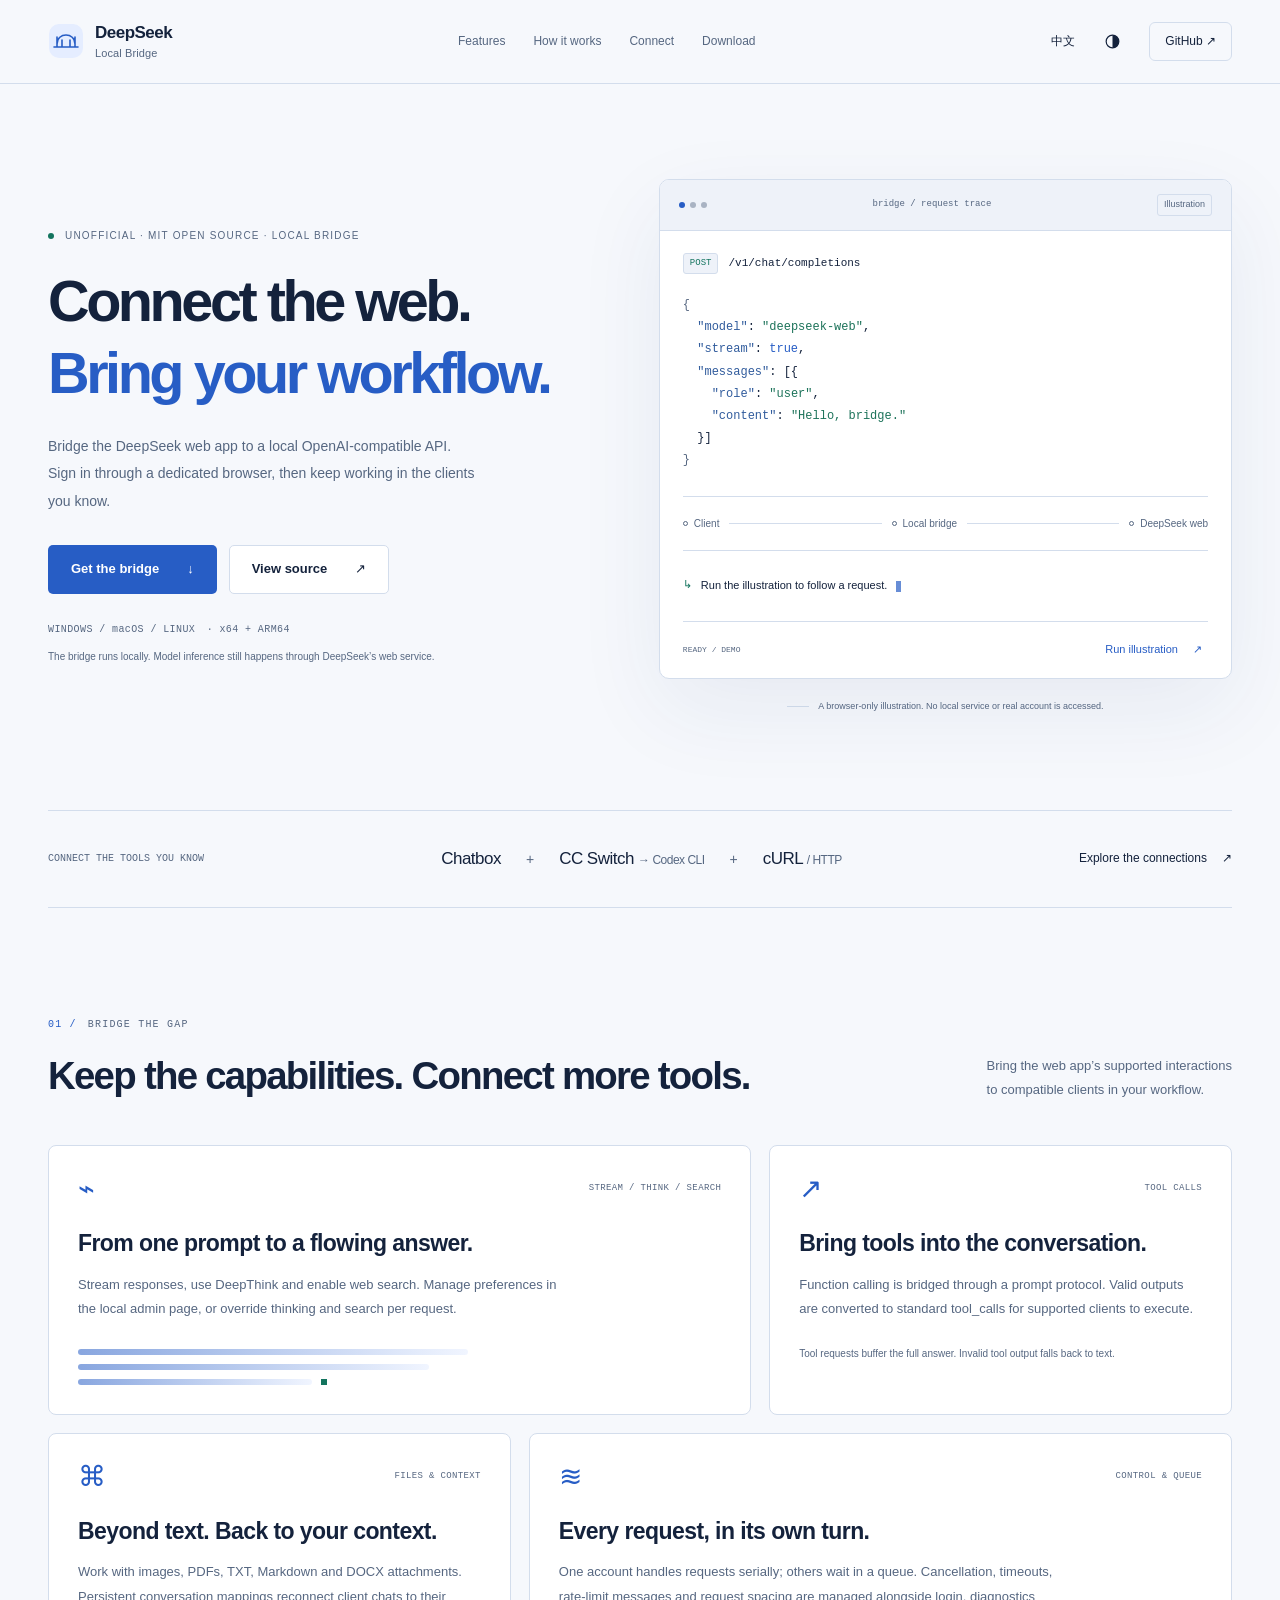
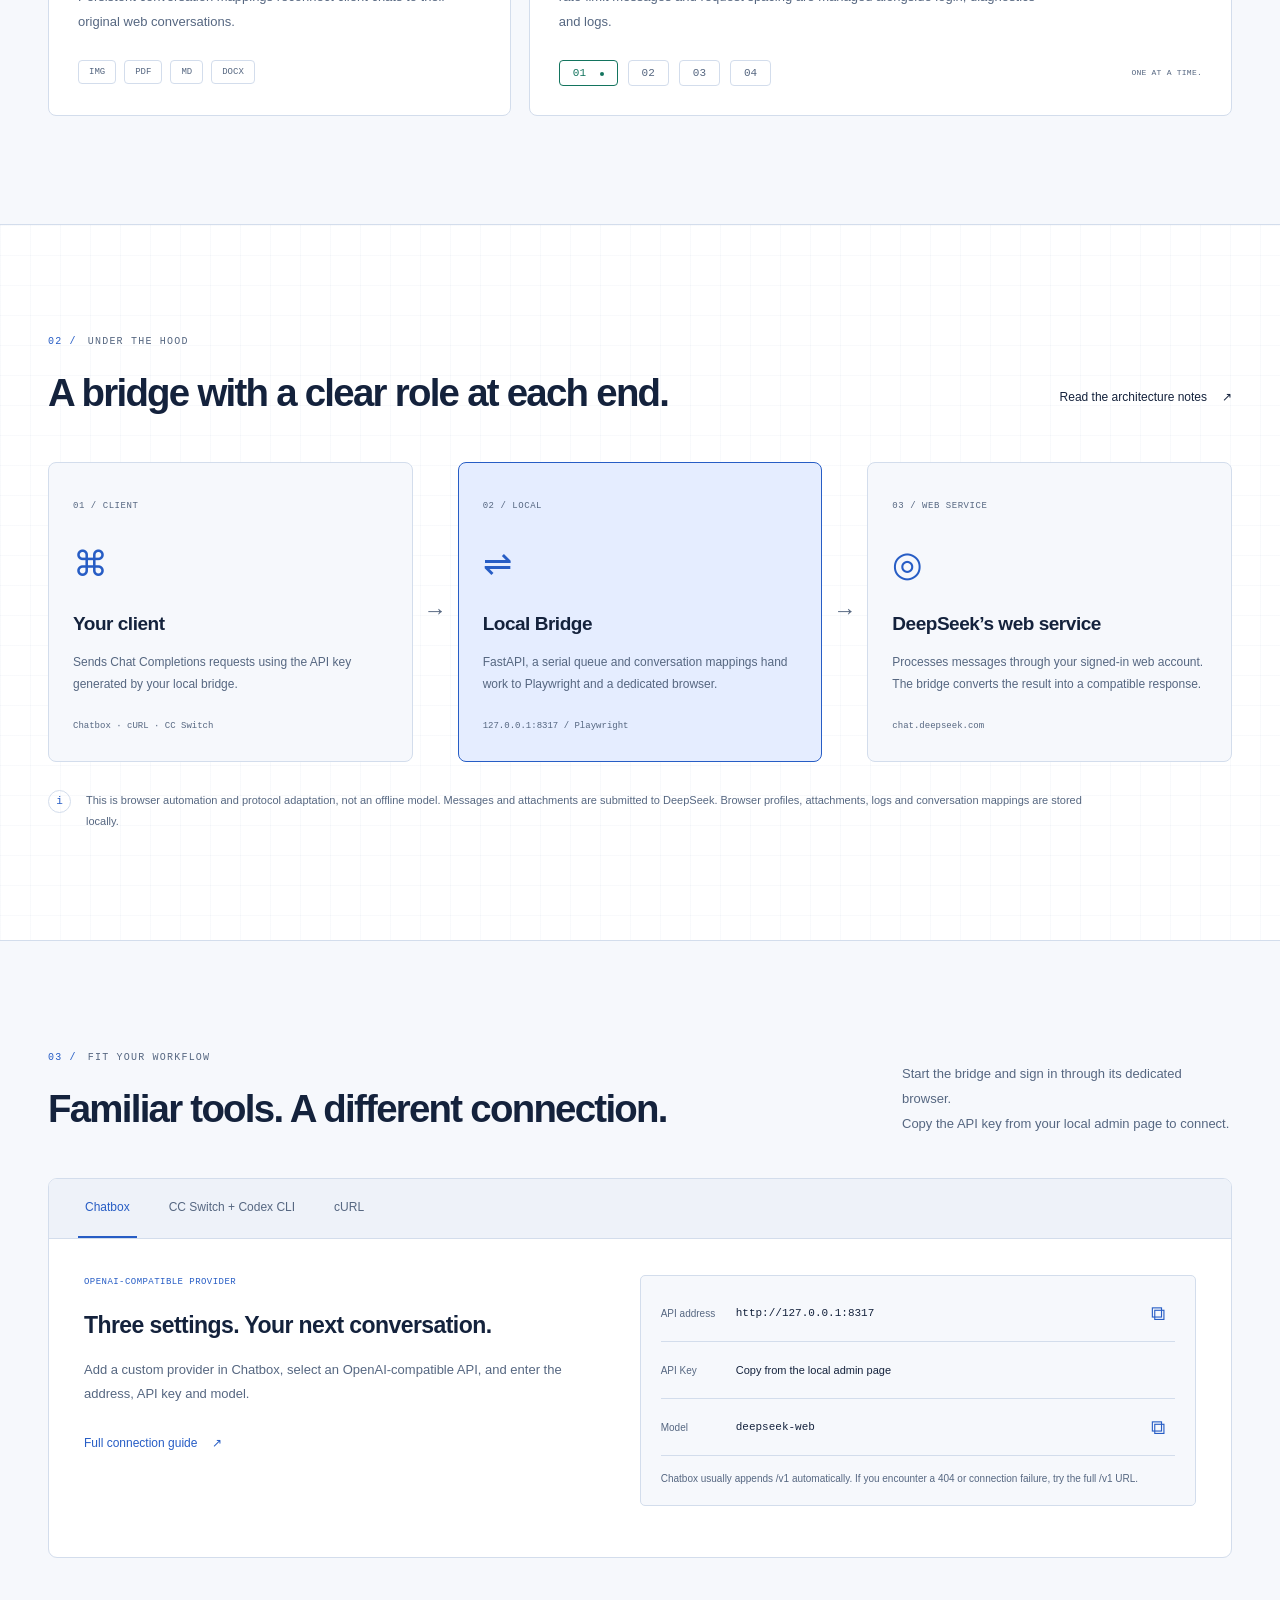
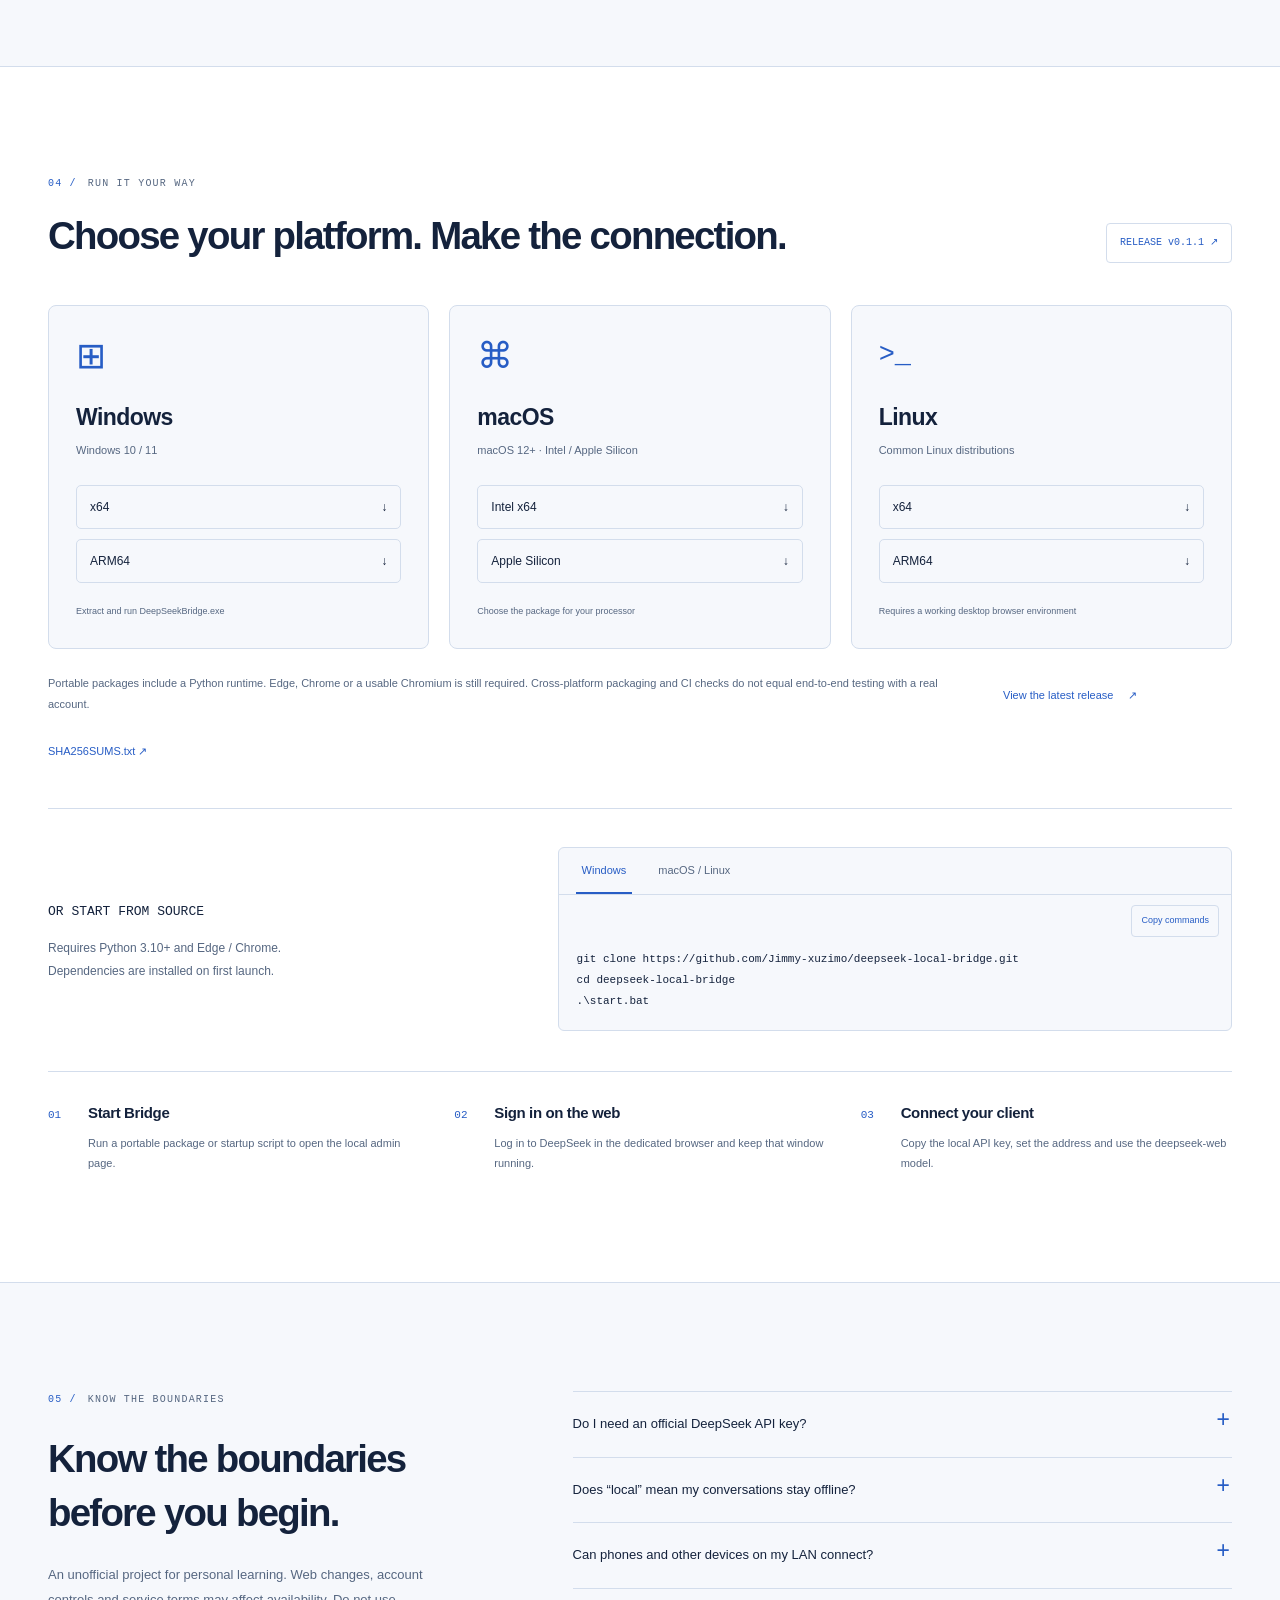
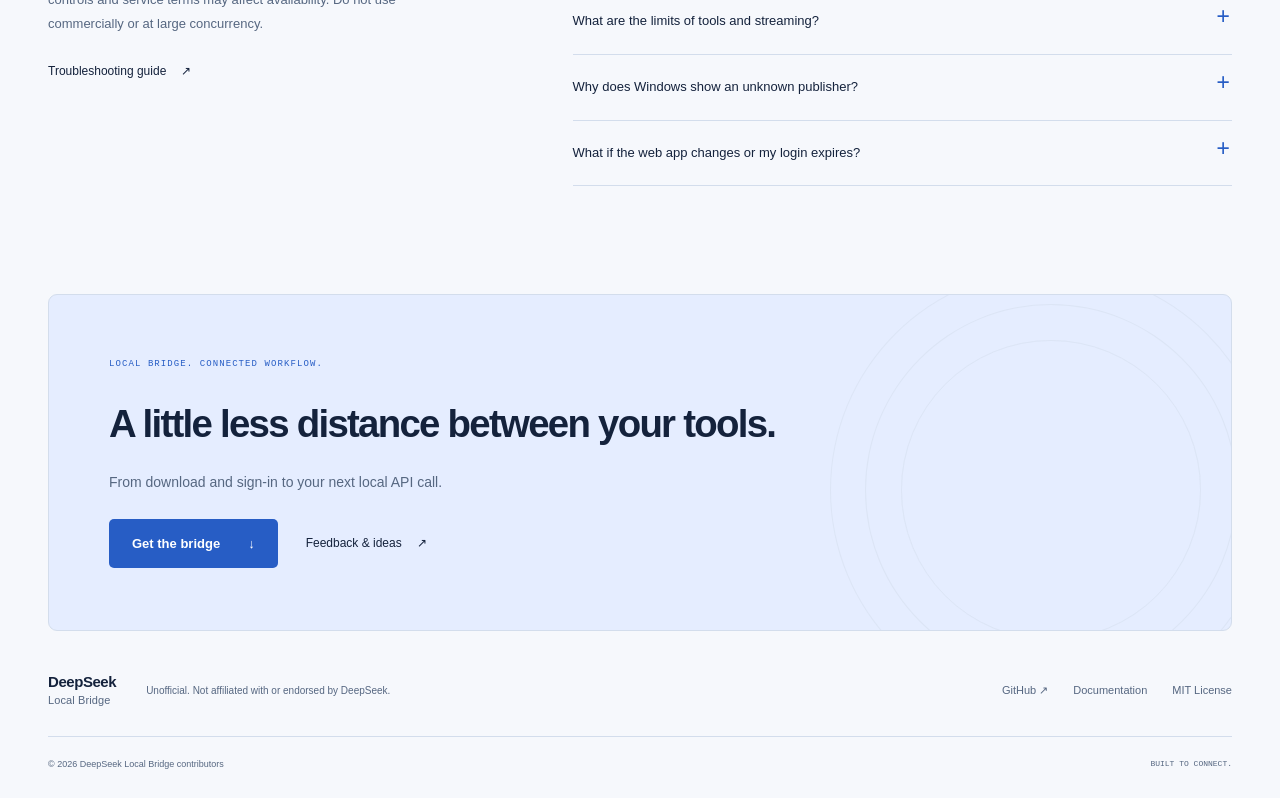
<file: docs/index.html>
<!doctype html>
<html lang="zh-CN" data-theme="dark">
  <head>
    <meta charset="utf-8" />
    <meta
      name="viewport"
      content="width=device-width, initial-scale=1, viewport-fit=cover"
    />
    <meta name="color-scheme" content="light dark" />
    <title>DeepSeek Local Bridge — 连接网页，接入你的工作流。</title>
    <meta
      name="description"
      content="将 DeepSeek 网页版桥接为本机 OpenAI 兼容 API。支持流式输出、深度思考、联网搜索、附件与工具调用，提供 Windows、macOS、Linux 便携包。非官方项目。"
    />
    <link
      rel="canonical"
      href="https://jimmy-xuzimo.github.io/deepseek-local-bridge/"
    />
    <meta property="og:type" content="website" />
    <meta property="og:locale" content="zh_CN" />
    <meta property="og:locale:alternate" content="en_US" />
    <meta
      property="og:title"
      content="DeepSeek Local Bridge — Connect the web to your workflow."
    />
    <meta
      property="og:description"
      content="DeepSeek 网页版 → 本机 OpenAI 兼容 API。An unofficial, open-source bridge for personal learning."
    />
    <meta
      property="og:url"
      content="https://jimmy-xuzimo.github.io/deepseek-local-bridge/"
    />
    <meta
      property="og:image"
      content="https://jimmy-xuzimo.github.io/deepseek-local-bridge/assets/social.png"
    />
    <meta property="og:image:width" content="1200" />
    <meta property="og:image:height" content="630" />
    <meta
      property="og:image:alt"
      content="DeepSeek Local Bridge — Web to API. Your tools, connected."
    />
    <meta name="twitter:card" content="summary_large_image" />
    <meta name="theme-color" content="#0c1220" />
    <link rel="icon" href="assets/favicon.svg" type="image/svg+xml" />
    <script src="assets/preferences.js"></script>
    <link rel="stylesheet" href="assets/site.css" />
    <script src="assets/site.js" defer></script>
  </head>
  <body id="top">
    <a class="skip" href="#main" data-i18n="skip">跳转到内容</a>
    <header class="header">
      <div class="container nav-wrap">
        <a class="brand" href="#top" aria-label="DeepSeek Local Bridge"
          ><svg viewBox="0 0 36 36" aria-hidden="true">
            <rect x="1" y="1" width="34" height="34" rx="10" />
            <path
              d="M9 24V14m18 10V14M9 21c0-12 18-12 18 0M6 24h24M14 24v-7m8 7v-7"
            /></svg
          ><span>DeepSeek<span class="brand-sub">Local Bridge</span></span></a
        >
        <nav class="desktop-nav" aria-label="主导航" data-label="navigation">
          <a href="#features" data-i18n="navFeatures">功能</a
          ><a href="#how" data-i18n="navHow">工作原理</a
          ><a href="#clients" data-i18n="navClients">客户端接入</a
          ><a href="#download" data-i18n="navDownload">下载</a>
        </nav>
        <div class="nav-actions">
          <button id="language" class="language" aria-label="Switch to English">
            EN</button
          ><button id="theme" class="theme-button" aria-label="主题：跟随系统">
            <svg viewBox="0 0 24 24" aria-hidden="true">
              <circle cx="12" cy="12" r="8" />
              <path d="M12 4a8 8 0 0 1 0 16Z" class="theme-fill" />
            </svg></button
          ><a
            class="github-nav"
            href="https://github.com/Jimmy-xuzimo/deepseek-local-bridge"
            >GitHub ↗</a
          ><button
            id="menu"
            class="menu-button"
            aria-expanded="false"
            aria-controls="mobile-nav"
            aria-label="打开导航"
            data-label="openMenu"
          >
            <span></span><span></span>
          </button>
        </div>
      </div>
      <nav
        id="mobile-nav"
        class="container mobile-nav"
        hidden
        aria-label="移动导航"
        data-label="mobileNavigation"
      >
        <a href="#features" data-i18n="navFeatures">功能</a
        ><a href="#how" data-i18n="navHow">工作原理</a
        ><a href="#clients" data-i18n="navClients">客户端接入</a
        ><a href="#download" data-i18n="navDownload">下载</a
        ><a href="https://github.com/Jimmy-xuzimo/deepseek-local-bridge"
          >GitHub ↗</a
        >
      </nav>
    </header>
    <main id="main">
      <section class="hero container" aria-labelledby="hero-title">
        <div class="hero-copy">
          <div class="eyebrow">
            <span class="status-dot"></span
            ><span data-i18n="heroTag">非官方 · MIT 开源 · 本地桥接</span>
          </div>
          <h1 id="hero-title">
            <span data-i18n="hero1">连接网页，</span><br /><span
              class="accent"
              data-i18n="hero2"
              >接入你的工作流。</span
            >
          </h1>
          <p class="hero-desc" data-i18n="heroDesc">
            将 DeepSeek 网页版转换为本机可用的 OpenAI 兼容
            API。在专用浏览器中登录，继续使用你熟悉的客户端。
          </p>
          <div class="hero-actions">
            <a class="button primary" href="#download"
              ><span data-i18n="getBridge">获取 Bridge</span> ↓</a
            ><a
              class="button secondary"
              href="https://github.com/Jimmy-xuzimo/deepseek-local-bridge"
              ><span data-i18n="viewSource">查看源代码</span> ↗</a
            >
          </div>
          <p class="hero-platforms mono">
            WINDOWS / macOS / LINUX <span>· x64 + ARM64</span>
          </p>
          <p class="hero-boundary" data-i18n="heroBoundary">
            桥接服务在本机运行，模型推理仍由 DeepSeek 网页服务提供。
          </p>
        </div>
        <div class="hero-visual">
          <div class="terminal-window">
            <div class="window-bar">
              <span class="window-dots" aria-hidden="true"
                ><i></i><i></i><i></i></span
              ><span class="mono">bridge / request trace</span
              ><span class="demo-chip" data-i18n="illustration">交互示意</span>
            </div>
            <div class="terminal-body">
              <div class="request-label">
                <span class="method">POST</span
                ><span class="mono">/v1/chat/completions</span>
              </div>
              <pre
                class="hero-code"
                aria-label="请求示例"
                data-label="sampleRequest"
              ><code><span class="code-muted">{</span>
  <span class="code-key">"model"</span>: <span class="code-string">"deepseek-web"</span>,
  <span class="code-key">"stream"</span>: <span class="code-value">true</span>,
  <span class="code-key">"messages"</span>: [{
    <span class="code-key">"role"</span>: <span class="code-string">"user"</span>,
    <span class="code-key">"content"</span>: <span class="code-string">"Hello, bridge."</span>
  }]
<span class="code-muted">}</span></code></pre>
              <div
                class="trace-route"
                aria-label="客户端经过本机桥接访问 DeepSeek 网页"
                data-label="routeLabel"
              >
                <span data-route="0"
                  ><i></i><span data-i18n="routeClient">客户端</span></span
                ><span class="route-line" aria-hidden="true"></span
                ><span data-route="1"
                  ><i></i><span data-i18n="routeBridge">本机桥接</span></span
                ><span class="route-line" aria-hidden="true"></span
                ><span data-route="2"
                  ><i></i><span data-i18n="routeWeb">DeepSeek 网页</span></span
                >
              </div>
              <div class="trace-result">
                <span class="mono trace-prefix">↳</span
                ><span id="trace-text" data-i18n="traceIdle"
                  >运行一次示意，看看请求如何流转。</span
                ><span class="trace-caret" aria-hidden="true"></span>
              </div>
              <div class="trace-footer">
                <span class="mono" id="trace-stage">READY / DEMO</span
                ><button class="trace-play" id="trace-play">
                  <span data-i18n="runDemo">运行示意</span> ↗
                </button>
              </div>
            </div>
          </div>
          <div class="visual-caption">
            <span class="caption-line"></span
            ><span data-i18n="demoNote"
              >浏览器内的流程示意，不访问本机服务或真实账号。</span
            >
          </div>
        </div>
      </section>
      <div class="container compatibility">
        <span class="mono" data-i18n="compatibleLabel">接入熟悉的工具</span>
        <div>
          <strong>Chatbox</strong><span class="plus">+</span
          ><strong>CC Switch <span class="compat-sub">→ Codex CLI</span></strong
          ><span class="plus">+</span
          ><strong>cURL <span class="compat-sub">/ HTTP</span></strong>
        </div>
        <a class="text-link" href="#clients"
          ><span data-i18n="connectionGuide">查看接入方式</span> ↗</a
        >
      </div>
      <section id="features" class="section container">
        <div class="section-heading">
          <div>
            <p class="eyebrow mono">
              <span class="accent">01 /</span> BRIDGE THE GAP
            </p>
            <h2 data-i18n="featuresTitle">保留能力，连接更多可能。</h2>
          </div>
          <p data-i18n="featuresDesc">
            围绕网页版的真实能力，\n把常用交互带到兼容的客户端。
          </p>
        </div>
        <div class="feature-grid">
          <article class="feature feature-large">
            <div class="feature-top">
              <span class="feature-icon" aria-hidden="true">⌁</span
              ><span class="mono">STREAM / THINK / SEARCH</span>
            </div>
            <h3 data-i18n="streamTitle">从一个问题，到持续的回答。</h3>
            <p data-i18n="streamDesc">
              支持流式输出、深度思考与联网搜索。在本地设置页统一控制，也能通过请求级字段覆盖思考与搜索开关。
            </p>
            <div class="stream-art" aria-hidden="true">
              <span class="stream-line"></span><span class="stream-line"></span
              ><span class="stream-line"></span
              ><span class="stream-square"></span>
            </div>
          </article>
          <article class="feature">
            <div class="feature-top">
              <span class="feature-icon" aria-hidden="true">↗</span
              ><span class="mono">TOOL CALLS</span>
            </div>
            <h3 data-i18n="toolsTitle">让工具，加入对话。</h3>
            <p data-i18n="toolsDesc">
              通过提示词协议桥接 function calling，并将有效结果转换为标准
              tool_calls，供支持的客户端继续执行。
            </p>
            <span class="feature-foot" data-i18n="toolsFoot"
              >工具请求缓冲完整回答后返回；解析失败回退文本。</span
            >
          </article>
          <article class="feature">
            <div class="feature-top">
              <span class="feature-icon" aria-hidden="true">⌘</span
              ><span class="mono">FILES & CONTEXT</span>
            </div>
            <h3 data-i18n="filesTitle">不止文字，也保留上下文。</h3>
            <p data-i18n="filesDesc">
              支持图片、PDF、TXT、Markdown 与 DOCX
              附件。持久化会话映射，让客户端旧对话对应回原来的网页会话。
            </p>
            <div class="file-tags" aria-hidden="true">
              <span>IMG</span><span>PDF</span><span>MD</span><span>DOCX</span>
            </div>
          </article>
          <article class="feature feature-large">
            <div class="feature-top">
              <span class="feature-icon" aria-hidden="true">≋</span
              ><span class="mono">CONTROL & QUEUE</span>
            </div>
            <h3 data-i18n="controlTitle">每一次请求，有序抵达。</h3>
            <p data-i18n="controlDesc">
              一个账号串行处理，后续请求进入队列。提供取消、超时、限流提示与最小请求间隔设置，登录、诊断和日志集中在本机管理页。
            </p>
            <div class="queue-art" aria-hidden="true">
              <span>01 <i></i></span><span>02</span><span>03</span
              ><span>04</span><small>ONE AT A TIME.</small>
            </div>
          </article>
        </div>
      </section>
      <section id="how" class="how-section section">
        <div class="container">
          <div class="section-heading">
            <div>
              <p class="eyebrow mono">
                <span class="accent">02 /</span> UNDER THE HOOD
              </p>
              <h2 data-i18n="howTitle">一座桥，两端各司其职。</h2>
            </div>
            <a
              class="text-link"
              href="https://github.com/Jimmy-xuzimo/deepseek-local-bridge/blob/main/docs/ARCHITECTURE.md"
              ><span data-i18n="architecture">阅读架构说明</span> ↗</a
            >
          </div>
          <div class="architecture">
            <article>
              <span class="architecture-number mono">01 / CLIENT</span>
              <div class="architecture-icon" aria-hidden="true">⌘</div>
              <h3 data-i18n="archClientTitle">你的客户端</h3>
              <p data-i18n="archClientDesc">
                发送 Chat Completions 请求，使用本地 API Key 连接桥接服务。
              </p>
              <span class="architecture-detail mono"
                >Chatbox · cURL · CC Switch</span
              >
            </article>
            <div class="arch-arrow" aria-hidden="true">→</div>
            <article class="bridge-node">
              <span class="architecture-number mono">02 / LOCAL</span>
              <div class="architecture-icon" aria-hidden="true">⇌</div>
              <h3>Local Bridge</h3>
              <p data-i18n="archBridgeDesc">
                FastAPI 接口、串行队列、会话映射，再交给 Playwright
                操作专用浏览器。
              </p>
              <span class="architecture-detail mono"
                >127.0.0.1:8317 / Playwright</span
              >
            </article>
            <div class="arch-arrow" aria-hidden="true">→</div>
            <article>
              <span class="architecture-number mono">03 / WEB SERVICE</span>
              <div class="architecture-icon" aria-hidden="true">◎</div>
              <h3 data-i18n="archWebTitle">DeepSeek 网页服务</h3>
              <p data-i18n="archWebDesc">
                使用你登录的网页账号处理消息，再由桥接服务将结果转为兼容响应。
              </p>
              <span class="architecture-detail mono">chat.deepseek.com</span>
            </article>
          </div>
          <div class="boundary-note">
            <span class="mono accent">i</span>
            <p data-i18n="howNote">
              这是浏览器自动化与协议适配，不是离线模型。消息与附件会提交到
              DeepSeek 服务；本地保存浏览器配置、附件、日志与会话映射。
            </p>
          </div>
        </div>
      </section>
      <section id="clients" class="section container">
        <div class="section-heading">
          <div>
            <p class="eyebrow mono">
              <span class="accent">03 /</span> FIT YOUR WORKFLOW
            </p>
            <h2 data-i18n="clientsTitle">熟悉的工具，新的连接方式。</h2>
          </div>
          <p data-i18n="clientsDesc">
            启动服务并在专用浏览器登录后，\n从本机设置页复制 API Key，即可接入。
          </p>
        </div>
        <div class="client-workspace">
          <div
            class="client-tabs"
            role="tablist"
            aria-label="客户端配置"
            data-label="clientTabs"
          >
            <button
              id="tab-chatbox"
              role="tab"
              aria-selected="true"
              aria-controls="panel-chatbox"
              tabindex="0"
              data-client="chatbox"
            >
              Chatbox</button
            ><button
              id="tab-codex"
              role="tab"
              aria-selected="false"
              aria-controls="panel-codex"
              tabindex="-1"
              data-client="codex"
            >
              CC Switch + Codex CLI</button
            ><button
              id="tab-curl"
              role="tab"
              aria-selected="false"
              aria-controls="panel-curl"
              tabindex="-1"
              data-client="curl"
            >
              cURL
            </button>
          </div>
          <div
            id="panel-chatbox"
            role="tabpanel"
            aria-labelledby="tab-chatbox"
            tabindex="0"
            class="client-panel"
          >
            <div class="client-info">
              <span class="panel-kicker mono">OPENAI-COMPATIBLE PROVIDER</span>
              <h3 data-i18n="chatboxTitle">三项配置，接好下一次对话。</h3>
              <p data-i18n="chatboxDesc">
                在 Chatbox 添加自定义供应商，选择 OpenAI API
                兼容类型，填写地址、API Key 与模型。
              </p>
              <a
                class="text-link"
                href="https://github.com/Jimmy-xuzimo/deepseek-local-bridge/blob/main/docs/CLIENTS.md#chatbox"
                ><span data-i18n="fullGuide">完整接入指南</span> ↗</a
              >
            </div>
            <div class="connection-fields">
              <div>
                <span data-i18n="apiAddress">API 域名</span
                ><code>http://127.0.0.1:8317</code
                ><button
                  class="copy-icon"
                  data-copy="http://127.0.0.1:8317"
                  aria-label="复制 API 地址"
                  data-label="copyAddress"
                >
                  ⧉
                </button>
              </div>
              <div>
                <span>API Key</span
                ><span class="field-value" data-i18n="keyLocal"
                  >从本机设置页复制</span
                >
              </div>
              <div>
                <span data-i18n="model">模型</span><code>deepseek-web</code
                ><button
                  class="copy-icon"
                  data-copy="deepseek-web"
                  aria-label="复制模型名"
                  data-label="copyModel"
                >
                  ⧉
                </button>
              </div>
              <p data-i18n="chatboxNote">
                Chatbox 通常会自动补 /v1；如遇 404 或连接失败，再改用完整 /v1
                地址。
              </p>
            </div>
          </div>
          <div
            id="panel-codex"
            role="tabpanel"
            aria-labelledby="tab-codex"
            tabindex="0"
            class="client-panel"
            hidden
          >
            <div class="client-info">
              <span class="panel-kicker mono">VIA CC SWITCH ROUTING</span>
              <h3 data-i18n="codexTitle">为 Codex CLI 接好协议转换。</h3>
              <p data-i18n="codexDesc">
                在 CC Switch 添加 Codex 供应商，将上游格式设为 OpenAI Chat
                Completions，再开启 Routing 并启用 Codex 路由。
              </p>
              <a
                class="text-link"
                href="https://github.com/Jimmy-xuzimo/deepseek-local-bridge/blob/main/docs/CLIENTS.md"
                ><span data-i18n="fullGuide">完整接入指南</span> ↗</a
              >
            </div>
            <div class="codex-guide">
              <div class="protocol-flow">
                <span>Codex CLI<small>Responses</small></span
                ><i aria-hidden="true">→</i
                ><span
                  >CC Switch<small data-i18n="routing">本机路由</small></span
                ><i aria-hidden="true">→</i
                ><span>Bridge<small>Chat Completions</small></span>
              </div>
              <code>http://127.0.0.1:8317/v1</code>
              <p data-i18n="codexNote">
                Bridge 不直接实现 Responses API。Codex CLI 接入依赖 CC Switch
                的路由转换，工具调用也受网页模型输出与串行处理限制。
              </p>
            </div>
          </div>
          <div
            id="panel-curl"
            role="tabpanel"
            aria-labelledby="tab-curl"
            tabindex="0"
            class="client-panel curl-panel"
            hidden
          >
            <div class="client-info">
              <span class="panel-kicker mono">BUILD A SAMPLE REQUEST</span>
              <h3 data-i18n="curlTitle">一份请求，看懂兼容接口。</h3>
              <p data-i18n="curlDesc">
                切换选项生成示例。本页不执行请求；请在运行 Bridge
                的电脑上使用真实本地 API Key。
              </p>
              <div
                class="request-options"
                role="group"
                aria-label="请求选项"
                data-label="requestOptions"
              >
                <button
                  data-option="stream"
                  aria-pressed="true"
                  data-i18n="optionStream"
                >
                  流式输出</button
                ><button
                  data-option="thinking"
                  aria-pressed="false"
                  data-i18n="optionThinking"
                >
                  深度思考</button
                ><button
                  data-option="web_search"
                  aria-pressed="false"
                  data-i18n="optionSearch"
                >
                  联网搜索
                </button>
              </div>
              <p class="shell-note" data-i18n="shellNote">
                示例使用 Bash 语法；Windows 可在 Git Bash 或 WSL 中运行。
              </p>
            </div>
            <div class="code-window">
              <div class="code-window-bar">
                <span class="mono">BASH / REQUEST EXAMPLE</span
                ><button
                  id="copy-request"
                  class="copy-button"
                  data-i18n="copyRequest"
                >
                  复制请求
                </button>
              </div>
              <pre
                tabindex="0"
              ><code id="request-code">curl http://127.0.0.1:8317/v1/chat/completions</code></pre>
            </div>
          </div>
        </div>
      </section>
      <section id="download" class="download-section section">
        <div class="container">
          <div class="section-heading">
            <div>
              <p class="eyebrow mono">
                <span class="accent">04 /</span> RUN IT YOUR WAY
              </p>
              <h2 data-i18n="downloadTitle">选好平台，让连接发生。</h2>
            </div>
            <a
              href="https://github.com/Jimmy-xuzimo/deepseek-local-bridge/releases/tag/v0.1.1"
              class="release-badge mono"
              >RELEASE v0.1.1 ↗</a
            >
          </div>
          <div class="download-grid">
            <article class="download-card">
              <span class="platform-icon" aria-hidden="true">⊞</span>
              <h3>Windows</h3>
              <p data-i18n="windowsSupport">Windows 10 / 11</p>
              <div class="architecture-links">
                <a
                  href="https://github.com/Jimmy-xuzimo/deepseek-local-bridge/releases/download/v0.1.1/DeepSeekBridge-win64-0.1.1.zip"
                  ><span>x64</span> ↓</a
                ><a
                  href="https://github.com/Jimmy-xuzimo/deepseek-local-bridge/releases/download/v0.1.1/DeepSeekBridge-win-arm64-0.1.1.zip"
                  ><span>ARM64</span> ↓</a
                >
              </div>
              <span class="platform-note" data-i18n="windowsNote"
                >解压后运行 DeepSeekBridge.exe</span
              >
            </article>
            <article class="download-card">
              <span class="platform-icon" aria-hidden="true">⌘</span>
              <h3>macOS</h3>
              <p data-i18n="macSupport">macOS 12+ · Intel / Apple Silicon</p>
              <div class="architecture-links">
                <a
                  href="https://github.com/Jimmy-xuzimo/deepseek-local-bridge/releases/download/v0.1.1/DeepSeekBridge-macos-x64-0.1.1.zip"
                  ><span>Intel x64</span> ↓</a
                ><a
                  href="https://github.com/Jimmy-xuzimo/deepseek-local-bridge/releases/download/v0.1.1/DeepSeekBridge-macos-arm64-0.1.1.zip"
                  ><span>Apple Silicon</span> ↓</a
                >
              </div>
              <span class="platform-note" data-i18n="macNote"
                >选择与你的处理器匹配的版本</span
              >
            </article>
            <article class="download-card">
              <span class="platform-icon linux-icon" aria-hidden="true"
                >&gt;_</span
              >
              <h3>Linux</h3>
              <p data-i18n="linuxSupport">常见 Linux 发行版</p>
              <div class="architecture-links">
                <a
                  href="https://github.com/Jimmy-xuzimo/deepseek-local-bridge/releases/download/v0.1.1/DeepSeekBridge-linux-x64-0.1.1.zip"
                  ><span>x64</span> ↓</a
                ><a
                  href="https://github.com/Jimmy-xuzimo/deepseek-local-bridge/releases/download/v0.1.1/DeepSeekBridge-linux-arm64-0.1.1.zip"
                  ><span>ARM64</span> ↓</a
                >
              </div>
              <span class="platform-note" data-i18n="linuxNote"
                >需有可用的桌面浏览器环境</span
              >
            </article>
          </div>
          <div class="download-foot">
            <p data-i18n="portableNote">
              便携包自带 Python 运行时；仍需 Edge、Chrome 或可用的
              Chromium。跨平台打包与 CI 验证不等同于真实账号端到端实测。
            </p>
            <a
              class="text-link"
              href="https://github.com/Jimmy-xuzimo/deepseek-local-bridge/releases/latest"
              ><span data-i18n="allReleases">查看最新发行版</span> ↗</a
            ><a
              class="text-link"
              href="https://github.com/Jimmy-xuzimo/deepseek-local-bridge/releases/download/v0.1.1/SHA256SUMS.txt"
              >SHA256SUMS.txt ↗</a
            >
          </div>
          <div class="source-start">
            <div>
              <span class="mono source-label" data-i18n="sourceLabel"
                >也可从源码开始</span
              >
              <p data-i18n="sourceNote">
                需要 Python 3.10+ 与 Edge / Chrome，首次启动自动安装依赖。
              </p>
            </div>
            <div>
              <div
                class="source-tabs"
                role="tablist"
                aria-label="源码启动系统"
                data-label="sourceTabs"
              >
                <button
                  id="source-windows"
                  role="tab"
                  aria-selected="true"
                  aria-controls="source-panel"
                  tabindex="0"
                  data-os="windows"
                >
                  Windows</button
                ><button
                  id="source-unix"
                  role="tab"
                  aria-selected="false"
                  aria-controls="source-panel"
                  tabindex="-1"
                  data-os="unix"
                >
                  macOS / Linux
                </button>
              </div>
              <div class="source-code-wrap">
                <button
                  id="copy-source"
                  class="copy-button"
                  data-i18n="copyCommands"
                >
                  复制命令
                </button>
                <pre
                  id="source-panel"
                  role="tabpanel"
                  aria-labelledby="source-windows"
                  tabindex="0"
                ><code id="source-code">git clone https://github.com/Jimmy-xuzimo/deepseek-local-bridge.git
cd deepseek-local-bridge
.\start.bat</code></pre>
              </div>
            </div>
          </div>
          <div class="onboarding">
            <article>
              <span class="mono accent">01</span>
              <h3 data-i18n="step1Title">启动 Bridge</h3>
              <p data-i18n="step1Desc">
                运行便携包或启动脚本，打开本机设置页。
              </p>
            </article>
            <article>
              <span class="mono accent">02</span>
              <h3 data-i18n="step2Title">登录网页版</h3>
              <p data-i18n="step2Desc">
                在专用浏览器窗口登录 DeepSeek，并保持窗口运行。
              </p>
            </article>
            <article>
              <span class="mono accent">03</span>
              <h3 data-i18n="step3Title">连接客户端</h3>
              <p data-i18n="step3Desc">
                复制本地 API Key，填写地址与 deepseek-web 模型名。
              </p>
            </article>
          </div>
        </div>
      </section>
      <section class="section container faq-section">
        <div>
          <p class="eyebrow mono">
            <span class="accent">05 /</span> KNOW THE BOUNDARIES
          </p>
          <h2 data-i18n="faqTitle">开始之前，了解边界。</h2>
          <p class="faq-intro" data-i18n="faqIntro">
            非官方项目，仅限个人学习使用。网页改版、账号风控和服务条款都可能影响可用性；请勿商用或大规模并发。
          </p>
          <a
            class="text-link"
            href="https://github.com/Jimmy-xuzimo/deepseek-local-bridge/blob/main/docs/TROUBLESHOOTING.md"
            ><span data-i18n="troubleshooting">常见问题与排查</span> ↗</a
          >
        </div>
        <div class="faq-list">
          <details>
            <summary data-i18n="faq1q">需要 DeepSeek 官方 API Key 吗？</summary>
            <p data-i18n="faq1a">
              此项目使用已登录的 DeepSeek 网页账号，不使用官方 API
              Key。客户端需要填写的是 Bridge 在本机生成的 API Key。它不是官方
              API 的替代服务承诺，可用性与使用限制仍受网页服务影响。
            </p>
          </details>
          <details>
            <summary data-i18n="faq2q">“本地”意味着对话不会联网吗？</summary>
            <p data-i18n="faq2a">
              不是。桥接程序、浏览器配置与会话映射在本机运行和保存，但消息与附件会发往
              DeepSeek
              网页服务处理。它不是离线推理，也不保证所有数据都不离开设备。
            </p>
          </details>
          <details>
            <summary data-i18n="faq3q">
              能让手机或局域网里的设备使用吗？
            </summary>
            <p data-i18n="faq3a">
              可以通过设置页提供的局域网地址和相同 API Key
              接入。当前配置默认开启局域网服务与
              CORS；端口及局域网开关变更需重启。管理页仅允许本机访问。请勿将端口映射到公网，也不要关闭
              API Key 校验。
            </p>
          </details>
          <details>
            <summary data-i18n="faq4q">工具调用与流式有什么限制？</summary>
            <p data-i18n="faq4a">
              工具调用通过提示词协议桥接，需要等待完整回答后再解析；格式无效时回退为普通文本。一个账号串行处理请求，多步任务会排队。Codex
              CLI 使用 Responses 协议，需要经 CC Switch 路由转换。
            </p>
          </details>
          <details>
            <summary data-i18n="faq5q">Windows 提示未知发布者怎么办？</summary>
            <p data-i18n="faq5a">
              当前 Windows 便携包未做代码签名，可能出现 SmartScreen
              信誉提示。先确认下载来源，并对照 Release 中的 SHA256SUMS.txt
              检查文件。签名状态、信誉提示与恶意软件检测是不同事项，处理方式详见仓库文档。
            </p>
          </details>
          <details>
            <summary data-i18n="faq6q">网页改版或登录过期了怎么办？</summary>
            <p data-i18n="faq6a">
              先在本机设置页检查登录状态并重新登录。遇到网页结构变化，可保存诊断信息，根据文档使用
              selectors.json 覆盖选择器，并通过 Issues 提供经过脱敏的问题说明。
            </p>
          </details>
        </div>
      </section>
      <section class="closing container">
        <div class="closing-lines" aria-hidden="true"></div>
        <p class="eyebrow mono">LOCAL BRIDGE. CONNECTED WORKFLOW.</p>
        <h2 data-i18n="closingTitle">让工具之间，少一道距离。</h2>
        <p data-i18n="closingDesc">从下载、登录，到你的下一次本地 API 调用。</p>
        <div>
          <a class="button primary" href="#download"
            ><span data-i18n="getBridge">获取 Bridge</span> ↓</a
          ><a
            class="text-link"
            href="https://github.com/Jimmy-xuzimo/deepseek-local-bridge/issues"
            ><span data-i18n="feedback">反馈与建议</span> ↗</a
          >
        </div>
      </section>
    </main>
    <footer class="container footer">
      <div class="footer-top">
        <a class="brand" href="#top"
          ><span>DeepSeek<span class="brand-sub">Local Bridge</span></span></a
        >
        <p data-i18n="footerNote">非官方项目，与 DeepSeek 无隶属或背书关系。</p>
        <div>
          <a href="https://github.com/Jimmy-xuzimo/deepseek-local-bridge"
            >GitHub ↗</a
          ><a
            href="https://github.com/Jimmy-xuzimo/deepseek-local-bridge#readme"
            data-i18n="documentation"
            >项目文档</a
          ><a
            href="https://github.com/Jimmy-xuzimo/deepseek-local-bridge/blob/main/LICENSE"
            >MIT License</a
          >
        </div>
      </div>
      <div class="footer-bottom">
        <span>© 2026 DeepSeek Local Bridge contributors</span
        ><span class="mono">BUILT TO CONNECT.</span>
      </div>
    </footer>
    <div
      id="announcement"
      class="sr-only"
      role="status"
      aria-live="polite"
    ></div>
  </body>
</html>
</file>
<file: docs/assets/site.css>
:root {
  --bg: #0c1220;
  --surface: #111b2d;
  --surface2: #152138;
  --text: #edf3ff;
  --muted: #a1afc6;
  --accent: #83acff;
  --accent-ink: #0c1933;
  --teal: #71d3bc;
  --border: #293850;
  --soft: #1a2c4b;
  --header: #0c1220f2;
  --shadow: 0 30px 90px #0004;
  --code-key: #a6c0f1;
  --code-string: #8edbc3;
  --grid: #728db60a;
  color-scheme: dark;
}
:root[data-theme="light"] {
  --bg: #f6f8fc;
  --surface: #ffffff;
  --surface2: #eef2f9;
  --text: #14223c;
  --muted: #566781;
  --accent: #275dc5;
  --accent-ink: #fff;
  --teal: #13745e;
  --border: #d3ddec;
  --soft: #e5edff;
  --header: #f6f8fcf2;
  --shadow: 0 30px 90px #193b7612;
  --code-key: #315c9d;
  --code-string: #1d735a;
  --grid: #4569a009;
  color-scheme: light;
}
* {
  box-sizing: border-box;
}
html {
  scroll-behavior: smooth;
  scroll-padding-top: 100px;
}
body {
  margin: 0;
  background: var(--bg);
  color: var(--text);
  font:
    16px/1.75 -apple-system,
    BlinkMacSystemFont,
    "Segoe UI",
    "PingFang SC",
    "Microsoft YaHei",
    sans-serif;
  -webkit-font-smoothing: antialiased;
}
h1,
h2,
h3,
p {
  margin: 0;
}
p {
  color: var(--muted);
}
a {
  color: inherit;
  text-decoration: none;
}
button {
  font: inherit;
  color: inherit;
  background: none;
  border: 0;
  cursor: pointer;
}
button,
a {
  -webkit-tap-highlight-color: transparent;
}
a:focus-visible,
button:focus-visible,
summary:focus-visible,
[tabindex]:focus-visible {
  outline: 2px solid var(--accent);
  outline-offset: 5px;
}
::selection {
  background: var(--accent);
  color: var(--accent-ink);
}
.container {
  width: min(1200px, calc(100% - 96px));
  margin-inline: auto;
}
.section {
  padding-block: 108px;
}
.mono,
code,
pre {
  font-family: "SFMono-Regular", Consolas, "Liberation Mono", monospace;
}
.accent {
  color: var(--accent);
}
.eyebrow {
  display: flex;
  align-items: center;
  gap: 11px;
  font-size: 10px;
  letter-spacing: 0.12em;
  color: var(--muted);
  margin-bottom: 24px;
}
.status-dot {
  width: 6px;
  height: 6px;
  border-radius: 50%;
  background: var(--teal);
  display: inline-block;
}
.header {
  position: sticky;
  top: 0;
  z-index: 20;
  background: var(--header);
  backdrop-filter: blur(16px);
  border-bottom: 1px solid var(--border);
}
.nav-wrap {
  display: flex;
  align-items: center;
  justify-content: space-between;
  gap: 20px;
  min-height: 83px;
}
.brand {
  display: flex;
  align-items: center;
  gap: 11px;
  font-size: 17px;
  line-height: 1.2;
  font-weight: 700;
  letter-spacing: -0.03em;
  flex-shrink: 0;
}
.brand svg {
  width: 36px;
  height: 36px;
  fill: var(--soft);
}
.brand svg path {
  fill: none;
  stroke: var(--accent);
  stroke-width: 1.6;
  stroke-linecap: round;
}
.brand-sub {
  display: block;
  font-size: 11px;
  font-weight: 400;
  color: var(--muted);
  letter-spacing: 0.01em;
  margin-top: 3px;
}
.desktop-nav {
  display: flex;
  gap: 28px;
  color: var(--muted);
  font-size: 12px;
}
.desktop-nav a:hover,
.footer a:hover,
.text-link:hover {
  color: var(--accent);
}
.nav-actions {
  display: flex;
  align-items: center;
  gap: 5px;
}
.language,
.theme-button {
  min-width: 44px;
  min-height: 44px;
  display: grid;
  place-items: center;
  font-size: 12px;
}
.theme-button svg {
  width: 19px;
  fill: none;
  stroke: currentColor;
  stroke-width: 1.5;
}
.theme-fill {
  fill: currentColor;
  stroke: none;
}
.github-nav {
  font-size: 12px;
  border: 1px solid var(--border);
  padding: 8px 15px;
  margin-left: 10px;
  border-radius: 6px;
}
.menu-button {
  display: none;
  width: 44px;
  height: 44px;
}
.menu-button span {
  width: 20px;
  height: 1px;
  display: block;
  background: var(--text);
  margin: 6px auto;
}
.mobile-nav {
  padding-block: 10px 22px;
}
.mobile-nav:not([hidden]) {
  display: grid;
}
.mobile-nav a {
  padding: 10px 0;
}
.skip {
  position: fixed;
  top: -100px;
  left: 16px;
  background: var(--accent);
  color: var(--accent-ink);
  padding: 12px 18px;
  z-index: 100;
  border-radius: 4px;
}
.skip:focus {
  top: 10px;
}
h1 {
  font-size: clamp(46px, 4.5vw, 65px);
  font-weight: 650;
  line-height: 1.24;
  letter-spacing: -0.06em;
}
h2 {
  font-size: clamp(28px, 3vw, 40px);
  line-height: 1.4;
  font-weight: 600;
  letter-spacing: -0.045em;
}
h3 {
  font-size: 22px;
  font-weight: 550;
  line-height: 1.5;
  letter-spacing: -0.025em;
}
.hero {
  display: grid;
  grid-template-columns: 1fr 1.05fr;
  gap: 65px;
  min-height: 660px;
  align-items: center;
  padding-block: 70px;
}
.hero-desc {
  font-size: 15px;
  line-height: 1.95;
  max-width: 435px;
  margin: 27px 0 30px;
}
.hero-actions {
  display: flex;
  gap: 12px;
  align-items: center;
  flex-wrap: wrap;
}
.button {
  display: inline-flex;
  align-items: center;
  justify-content: center;
  gap: 28px;
  min-height: 49px;
  font-size: 13px;
  font-weight: 550;
  padding: 11px 22px;
  border: 1px solid transparent;
  border-radius: 5px;
  transition:
    background 0.2s,
    transform 0.2s;
}
.button:hover {
  transform: translateY(-2px);
}
.primary {
  background: var(--accent);
  color: var(--accent-ink);
}
.primary:hover {
  filter: brightness(1.08);
}
.secondary {
  border-color: var(--border);
  background: var(--surface);
}
.secondary:hover {
  background: var(--soft);
}
.hero-platforms {
  font-size: 10px;
  letter-spacing: 0.04em;
  color: var(--muted);
  margin-top: 27px;
}
.hero-platforms span {
  margin-left: 5px;
}
.hero-boundary {
  font-size: 10px;
  line-height: 1.8;
  max-width: 410px;
  margin-top: 10px;
}
.hero-visual {
  position: relative;
  isolation: isolate;
  min-width: 0;
  padding-block: 25px;
}
.terminal-window {
  background: var(--surface);
  border: 1px solid var(--border);
  border-radius: 10px;
  overflow: hidden;
  box-shadow: var(--shadow);
  position: relative;
}
.window-bar {
  display: flex;
  align-items: center;
  justify-content: space-between;
  gap: 15px;
  padding: 14px 19px;
  background: var(--surface2);
  border-bottom: 1px solid var(--border);
  color: var(--muted);
  font-size: 9px;
}
.window-dots {
  display: flex;
  gap: 5px;
}
.window-dots i {
  width: 6px;
  height: 6px;
  border-radius: 50%;
  background: var(--muted);
  opacity: 0.45;
}
.window-dots i:first-child {
  background: var(--accent);
  opacity: 1;
}
.demo-chip {
  font-size: 9px;
  border: 1px solid var(--border);
  border-radius: 3px;
  padding: 2px 6px;
  white-space: nowrap;
}
.terminal-body {
  padding: 22px 23px 0;
}
.request-label {
  display: flex;
  align-items: center;
  gap: 10px;
  font-size: 11px;
}
.method {
  font:
    9px/1.7 Consolas,
    monospace;
  color: var(--teal);
  background: var(--surface2);
  border: 1px solid var(--border);
  padding: 2px 6px;
  border-radius: 3px;
}
pre {
  overflow-x: auto;
  margin: 0;
  tab-size: 2;
}
.hero-code {
  font-size: 12px;
  line-height: 1.85;
  padding: 20px 0 24px;
}
.hero-code code {
  font: inherit;
}
.code-key {
  color: var(--code-key);
}
.code-string {
  color: var(--code-string);
}
.code-value {
  color: var(--accent);
}
.code-muted {
  color: var(--muted);
}
.trace-route {
  display: flex;
  align-items: center;
  justify-content: space-between;
  gap: 10px;
  padding-block: 18px;
  border-block: 1px solid var(--border);
  font-size: 10px;
  color: var(--muted);
}
.trace-route > [data-route] {
  display: flex;
  align-items: center;
  gap: 6px;
  white-space: nowrap;
}
.trace-route i {
  width: 5px;
  height: 5px;
  border-radius: 50%;
  border: 1px solid var(--muted);
}
.trace-route .active {
  color: var(--teal);
}
.trace-route .active i {
  border-color: var(--teal);
  background: var(--teal);
  box-shadow: 0 0 0 3px #70d5c01a;
}
.route-line {
  height: 1px;
  background: var(--border);
  flex: 1;
  min-width: 6px;
}
.trace-result {
  display: flex;
  align-items: center;
  gap: 9px;
  font-size: 11px;
  min-height: 70px;
  line-height: 1.8;
}
.trace-prefix {
  color: var(--teal);
}
.trace-caret {
  width: 5px;
  height: 11px;
  background: var(--accent);
  flex-shrink: 0;
  opacity: 0.7;
}
.trace-footer {
  display: flex;
  align-items: center;
  justify-content: space-between;
  gap: 15px;
  border-top: 1px solid var(--border);
  min-height: 57px;
}
.trace-footer > .mono {
  font-size: 8px;
  color: var(--muted);
}
.trace-play {
  display: flex;
  align-items: center;
  justify-content: center;
  gap: 15px;
  color: var(--accent);
  min-height: 44px;
  font-size: 11px;
  min-width: 95px;
}
.trace-play:disabled {
  opacity: 0.6;
  cursor: wait;
}
.visual-caption {
  display: flex;
  align-items: center;
  justify-content: center;
  gap: 9px;
  color: var(--muted);
  font-size: 9px;
  margin-top: 20px;
}
.caption-line {
  width: 22px;
  height: 1px;
  background: var(--border);
}
.compatibility {
  display: flex;
  align-items: center;
  justify-content: space-between;
  gap: 25px;
  padding-block: 26px;
  border-block: 1px solid var(--border);
}
.compatibility > .mono {
  font-size: 10px;
  color: var(--muted);
}
.compatibility > div {
  display: flex;
  align-items: center;
  gap: 25px;
}
.compatibility strong {
  font-size: 17px;
  font-weight: 500;
  letter-spacing: -0.03em;
}
.compat-sub {
  font-size: 12px;
  color: var(--muted);
}
.plus {
  font-size: 14px;
  color: var(--muted);
}
.text-link {
  display: inline-flex;
  align-items: center;
  gap: 15px;
  min-height: 44px;
  font-size: 12px;
}
.section-heading {
  display: flex;
  align-items: flex-end;
  justify-content: space-between;
  gap: 35px;
  margin-bottom: 42px;
}
.section-heading .eyebrow {
  margin-bottom: 16px;
}
.section-heading > p {
  max-width: 330px;
  font-size: 13px;
  line-height: 1.9;
}
.feature-grid {
  display: grid;
  grid-template-columns: repeat(5, 1fr);
  gap: 18px;
}
.feature {
  grid-column: span 2;
  padding: 29px;
  background: var(--surface);
  border: 1px solid var(--border);
  border-radius: 8px;
  min-width: 0;
}
.feature-large {
  grid-column: span 3;
}
.feature-top {
  display: flex;
  align-items: center;
  justify-content: space-between;
  gap: 15px;
  margin-bottom: 23px;
}
.feature-icon {
  font-size: 28px;
  color: var(--accent);
  line-height: 1;
}
.feature-top > .mono {
  font-size: 9px;
  letter-spacing: 0.04em;
  color: var(--muted);
}
.feature h3 {
  margin-bottom: 12px;
}
.feature p {
  font-size: 13px;
  line-height: 1.9;
  max-width: 500px;
}
.feature-foot {
  font-size: 10px;
  line-height: 1.8;
  color: var(--muted);
  display: block;
  margin-top: 23px;
}
.stream-art {
  margin-top: 27px;
  display: flex;
  flex-wrap: wrap;
  gap: 9px;
  max-width: 390px;
}
.stream-line {
  height: 6px;
  width: 100%;
  background: linear-gradient(90deg, var(--accent), var(--soft));
  opacity: 0.55;
  border-radius: 3px;
}
.stream-line:nth-child(2) {
  width: 90%;
}
.stream-line:nth-child(3) {
  width: 60%;
}
.stream-square {
  width: 6px;
  height: 6px;
  background: var(--teal);
}
.file-tags {
  display: flex;
  gap: 8px;
  margin-top: 25px;
  flex-wrap: wrap;
}
.file-tags span {
  font:
    9px Consolas,
    monospace;
  border: 1px solid var(--border);
  border-radius: 4px;
  padding: 6px 10px;
  color: var(--muted);
}
.queue-art {
  display: flex;
  align-items: center;
  gap: 10px;
  margin-top: 25px;
}
.queue-art > span {
  padding: 6px 13px;
  border: 1px solid var(--border);
  border-radius: 4px;
  font:
    11px Consolas,
    monospace;
  color: var(--muted);
}
.queue-art > span:first-child {
  color: var(--teal);
  border-color: var(--teal);
}
.queue-art i {
  width: 4px;
  height: 4px;
  display: inline-block;
  background: var(--teal);
  border-radius: 50%;
  margin-left: 7px;
}
.queue-art small {
  font:
    8px Consolas,
    monospace;
  color: var(--muted);
  margin-left: auto;
  letter-spacing: 0.03em;
}
.how-section {
  background: var(--surface);
  border-block: 1px solid var(--border);
  background-image:
    linear-gradient(var(--grid) 1px, transparent 1px),
    linear-gradient(90deg, var(--grid) 1px, transparent 1px);
  background-size: 30px 30px;
}
.architecture {
  display: grid;
  grid-template-columns: 1fr 45px 1fr 45px 1fr;
  align-items: center;
}
.architecture article {
  padding: 26px 24px;
  background: var(--bg);
  border: 1px solid var(--border);
  border-radius: 8px;
  align-self: stretch;
}
.architecture .bridge-node {
  background: var(--soft);
  border-color: var(--accent);
}
.architecture-number {
  font-size: 9px;
  color: var(--muted);
  letter-spacing: 0.06em;
}
.architecture-icon {
  font-size: 35px;
  color: var(--accent);
  margin: 16px 0;
}
.architecture h3 {
  font-size: 19px;
  margin-bottom: 12px;
}
.architecture p {
  font-size: 12px;
  line-height: 1.9;
}
.architecture-detail {
  display: block;
  margin-top: 22px;
  font-size: 9px;
  color: var(--muted);
  line-height: 1.9;
  overflow-wrap: anywhere;
}
.arch-arrow {
  text-align: center;
  font:
    23px Consolas,
    monospace;
  color: var(--muted);
}
.boundary-note {
  display: flex;
  align-items: flex-start;
  gap: 15px;
  margin-top: 28px;
}
.boundary-note > span {
  display: grid;
  place-items: center;
  border: 1px solid var(--border);
  border-radius: 50%;
  width: 23px;
  height: 23px;
  flex-shrink: 0;
  font-size: 11px;
}
.boundary-note p {
  font-size: 11px;
  line-height: 1.9;
  max-width: 1000px;
}
.client-workspace {
  border: 1px solid var(--border);
  border-radius: 9px;
  overflow: hidden;
  background: var(--surface);
}
.client-tabs {
  display: flex;
  gap: 25px;
  align-items: stretch;
  border-bottom: 1px solid var(--border);
  padding: 0 29px;
  background: var(--surface2);
}
.client-tabs button {
  min-height: 59px;
  border-bottom: 2px solid transparent;
  font-size: 12px;
  color: var(--muted);
  padding-inline: 7px;
}
.client-tabs button[aria-selected="true"] {
  border-color: var(--accent);
  color: var(--accent);
}
.client-panel {
  display: grid;
  grid-template-columns: 1fr 1.1fr;
  gap: 50px;
  padding: 36px 35px;
  min-height: 318px;
  align-items: start;
}
.client-panel[hidden] {
  display: none;
}
.panel-kicker {
  font-size: 9px;
  letter-spacing: 0.05em;
  color: var(--accent);
  display: block;
  margin-bottom: 17px;
}
.client-info h3 {
  font-size: 23px;
}
.client-info > p {
  font-size: 13px;
  line-height: 1.9;
  margin: 15px 0;
}
.client-info > .text-link {
  color: var(--accent);
}
.connection-fields {
  background: var(--bg);
  border: 1px solid var(--border);
  padding: 9px 20px 17px;
  border-radius: 5px;
  min-width: 0;
}
.connection-fields > div {
  display: flex;
  align-items: center;
  gap: 15px;
  border-bottom: 1px solid var(--border);
  min-height: 57px;
}
.connection-fields > div > span:first-child {
  font-size: 10px;
  color: var(--muted);
  flex-shrink: 0;
  min-width: 60px;
}
.connection-fields code,
.field-value {
  font-size: 11px;
  overflow-wrap: anywhere;
  min-width: 0;
}
.copy-icon {
  margin-left: auto;
  width: 35px;
  height: 44px;
  flex-shrink: 0;
  color: var(--accent);
  font-size: 20px;
}
.connection-fields > p {
  font-size: 10px;
  line-height: 1.8;
  margin-top: 14px;
}
.protocol-flow {
  display: flex;
  align-items: center;
  justify-content: space-between;
  gap: 12px;
  margin-bottom: 25px;
}
.protocol-flow > span {
  font-size: 13px;
  color: var(--text);
  text-align: center;
}
.protocol-flow small {
  display: block;
  font-size: 9px;
  color: var(--muted);
  margin-top: 7px;
}
.protocol-flow i {
  font-style: normal;
  color: var(--accent);
}
.codex-guide {
  padding: 22px;
  background: var(--bg);
  border: 1px solid var(--border);
  border-radius: 5px;
  min-width: 0;
}
.codex-guide > code {
  font-size: 12px;
  color: var(--accent);
  overflow-wrap: anywhere;
}
.codex-guide > p {
  font-size: 11px;
  line-height: 1.9;
  margin-top: 17px;
}
.curl-panel {
  grid-template-columns: 0.8fr 1.2fr;
  gap: 35px;
}
.request-options {
  display: flex;
  flex-wrap: wrap;
  gap: 8px;
  margin-top: 20px;
}
.request-options button {
  min-height: 44px;
  padding: 8px 12px;
  border: 1px solid var(--border);
  border-radius: 5px;
  font-size: 11px;
  color: var(--muted);
}
.request-options button[aria-pressed="true"] {
  background: var(--soft);
  color: var(--accent);
  border-color: var(--accent);
}
.client-info > .shell-note {
  font-size: 10px;
  margin-top: 15px;
}
.code-window {
  min-width: 0;
  border: 1px solid var(--border);
  border-radius: 5px;
  overflow: hidden;
  background: var(--bg);
}
.code-window-bar {
  display: flex;
  align-items: center;
  justify-content: space-between;
  gap: 12px;
  padding: 9px 15px;
  border-bottom: 1px solid var(--border);
  font-size: 8px;
  color: var(--muted);
}
.copy-button {
  font-size: 10px;
  color: var(--accent);
  min-height: 44px;
  padding: 5px 9px;
  border: 1px solid var(--border);
  border-radius: 4px;
  white-space: nowrap;
}
.code-window pre {
  font-size: 11px;
  line-height: 1.9;
  padding: 18px;
}
.code-window code {
  font: inherit;
}
.download-section {
  background: var(--surface);
  border-block: 1px solid var(--border);
}
.release-badge {
  font-size: 10px;
  color: var(--accent);
  border: 1px solid var(--border);
  border-radius: 4px;
  padding: 10px 13px;
  white-space: nowrap;
}
.download-grid {
  display: grid;
  grid-template-columns: repeat(3, 1fr);
  gap: 20px;
}
.download-card {
  padding: 28px 27px;
  background: var(--bg);
  border: 1px solid var(--border);
  border-radius: 8px;
}
.platform-icon {
  display: block;
  font:
    36px/1.2 "Segoe UI",
    sans-serif;
  margin-bottom: 23px;
  color: var(--accent);
}
.linux-icon {
  font:
    27px/1.6 Consolas,
    monospace;
}
.download-card h3 {
  font-size: 23px;
  margin-bottom: 7px;
}
.download-card p {
  font-size: 11px;
}
.architecture-links {
  display: flex;
  flex-direction: column;
  gap: 10px;
  margin-top: 25px;
}
.architecture-links a {
  display: flex;
  align-items: center;
  justify-content: space-between;
  border: 1px solid var(--border);
  border-radius: 5px;
  min-height: 44px;
  padding: 9px 13px;
  font-size: 12px;
  transition: background 0.2s;
}
.architecture-links a:hover {
  background: var(--soft);
  color: var(--accent);
  border-color: var(--accent);
}
.platform-note {
  font-size: 9px;
  color: var(--muted);
  display: block;
  margin-top: 21px;
}
.download-foot {
  display: flex;
  flex-wrap: wrap;
  gap: 12px 25px;
  margin-top: 24px;
}
.download-foot > p {
  font-size: 11px;
  line-height: 1.9;
  flex-basis: 100%;
  max-width: 930px;
}
.download-foot > .text-link {
  font-size: 11px;
  color: var(--accent);
}
.source-start {
  display: grid;
  grid-template-columns: 0.8fr 1.2fr;
  gap: 60px;
  align-items: center;
  margin-top: 35px;
  padding-top: 38px;
  border-top: 1px solid var(--border);
}
.source-label {
  font-size: 13px;
  color: var(--text);
}
.source-start > div > p {
  font-size: 12px;
  line-height: 1.9;
  margin-top: 13px;
  max-width: 300px;
}
.source-start > div:last-child {
  min-width: 0;
  background: var(--bg);
  border: 1px solid var(--border);
  border-radius: 6px;
  overflow: hidden;
}
.source-tabs {
  display: flex;
  gap: 20px;
  border-bottom: 1px solid var(--border);
  padding: 0 17px;
}
.source-tabs > button {
  font-size: 11px;
  min-height: 46px;
  color: var(--muted);
  border-bottom: 2px solid transparent;
}
.source-tabs > button[aria-selected="true"] {
  color: var(--accent);
  border-color: var(--accent);
}
.source-code-wrap {
  position: relative;
  padding-top: 36px;
}
.source-code-wrap > .copy-button {
  position: absolute;
  right: 12px;
  top: 10px;
  min-height: 32px;
  font-size: 9px;
}
.source-code-wrap pre {
  font-size: 11px;
  line-height: 1.9;
  padding: 18px;
}
.onboarding {
  display: grid;
  grid-template-columns: repeat(3, 1fr);
  gap: 35px;
  border-top: 1px solid var(--border);
  margin-top: 40px;
  padding-top: 30px;
}
.onboarding article {
  display: grid;
  grid-template-columns: 25px 1fr;
  gap: 10px 15px;
  align-content: start;
}
.onboarding article > .mono {
  font-size: 11px;
  grid-row: 1/3;
  padding-top: 4px;
}
.onboarding h3 {
  font-size: 15px;
}
.onboarding p {
  font-size: 11px;
  line-height: 1.8;
  grid-column: 2;
}
.faq-section {
  display: grid;
  grid-template-columns: 0.8fr 1.2fr;
  gap: 85px;
}
.faq-intro {
  font-size: 13px;
  line-height: 1.9;
  margin: 23px 0 12px;
  max-width: 380px;
}
.faq-list details {
  border-bottom: 1px solid var(--border);
}
.faq-list details:first-child {
  border-top: 1px solid var(--border);
}
summary {
  font-size: 13px;
  padding: 21px 32px 21px 0;
  position: relative;
  cursor: pointer;
  list-style: none;
}
summary::-webkit-details-marker {
  display: none;
}
summary:after {
  content: "+";
  position: absolute;
  right: 2px;
  top: 16px;
  font:
    23px Consolas,
    monospace;
  color: var(--accent);
}
details[open] summary:after {
  content: "−";
}
.faq-list details p {
  font-size: 12px;
  line-height: 1.95;
  padding: 0 23px 24px 0;
}
.closing {
  background: var(--soft);
  border: 1px solid var(--border);
  border-radius: 9px;
  padding: 62px 60px;
  position: relative;
  isolation: isolate;
  overflow: hidden;
}
.closing > .eyebrow {
  font-size: 9px;
  color: var(--accent);
}
.closing > p:not(.eyebrow) {
  font-size: 14px;
  margin: 19px 0 25px;
}
.closing > div:last-child {
  display: flex;
  align-items: center;
  gap: 28px;
  flex-wrap: wrap;
}
.closing-lines {
  position: absolute;
  z-index: -1;
  right: 30px;
  top: 45px;
  width: 300px;
  height: 300px;
  border: 1px solid var(--border);
  border-radius: 50%;
  box-shadow:
    0 0 0 35px var(--soft),
    0 0 0 36px var(--border),
    0 0 0 70px var(--soft),
    0 0 0 71px var(--border);
  opacity: 0.5;
}
.footer {
  padding-block: 42px 30px;
}
.footer-top {
  display: flex;
  align-items: center;
  gap: 30px;
  flex-wrap: wrap;
  padding-bottom: 28px;
}
.footer-top > .brand {
  font-size: 15px;
}
.footer-top > p {
  font-size: 10px;
}
.footer-top > div {
  display: flex;
  gap: 25px;
  font-size: 11px;
  color: var(--muted);
  margin-left: auto;
}
.footer-bottom {
  display: flex;
  justify-content: space-between;
  gap: 20px;
  border-top: 1px solid var(--border);
  padding-top: 20px;
  color: var(--muted);
  font-size: 9px;
}
.footer-bottom > .mono {
  font-size: 8px;
}
.sr-only {
  position: absolute;
  width: 1px;
  height: 1px;
  padding: 0;
  margin: -1px;
  overflow: hidden;
  clip: rect(0, 0, 0, 0);
  white-space: nowrap;
  border: 0;
}
html[lang="en"] h1 {
  font-size: clamp(46px, 4.5vw, 64px);
  line-height: 1.12;
}
html[lang="en"] .hero h1 .accent {
  display: inline-block;
  margin-top: 8px;
}
html[lang="en"] .hero-desc {
  font-size: 14px;
}
html[lang="en"] .feature h3 {
  font-size: 23px;
}
@media (min-width: 1600px) {
  .hero {
    min-height: 740px;
  }
}
@media (max-width: 1100px) {
  .container {
    width: calc(100% - 64px);
  }
  .desktop-nav {
    gap: 18px;
    font-size: 11px;
  }
  .nav-wrap {
    gap: 15px;
  }
  .hero {
    gap: 35px;
    min-height: 625px;
  }
  .hero h1 {
    font-size: 52px;
  }
  .hero-desc {
    font-size: 14px;
  }
  .window-bar {
    padding: 13px 15px;
  }
  .terminal-body {
    padding: 18px 18px 0;
  }
  .hero-code {
    font-size: 11px;
  }
  .trace-route {
    font-size: 9px;
    gap: 8px;
  }
  .trace-route > [data-route] {
    gap: 5px;
  }
  .compatibility {
    gap: 20px;
  }
  .compatibility > div {
    gap: 20px;
  }
  .compatibility strong {
    font-size: 15px;
  }
  .compat-sub {
    font-size: 11px;
  }
  .compatibility > .text-link {
    font-size: 11px;
  }
  .section {
    padding-block: 85px;
  }
  .feature {
    padding: 25px;
  }
  .feature-top > .mono {
    font-size: 8px;
  }
  .queue-art small {
    display: none;
  }
  .architecture article {
    padding: 23px 20px;
  }
  .architecture h3 {
    font-size: 18px;
  }
  .architecture {
    grid-template-columns: 1fr 30px 1fr 30px 1fr;
  }
  .architecture-detail {
    font-size: 8px;
  }
  .client-panel {
    gap: 30px;
    padding: 30px 25px;
  }
  .connection-fields {
    padding-inline: 15px;
  }
  .connection-fields > div {
    gap: 10px;
  }
  .connection-fields > div > span:first-child {
    min-width: 50px;
  }
  .connection-fields code {
    font-size: 10px;
  }
  .download-card {
    padding: 25px;
  }
  .source-start {
    gap: 40px;
  }
  .faq-section {
    gap: 55px;
  }
  .footer-top {
    gap: 22px;
  }
}
@media (max-width: 950px) {
  .desktop-nav {
    display: none;
  }
  .menu-button {
    display: block;
  }
  .github-nav {
    display: none;
  }
  .nav-wrap {
    min-height: 72px;
  }
  .hero {
    grid-template-columns: 1fr;
    gap: 35px;
    padding-block: 50px 35px;
  }
  .hero-copy {
    max-width: 660px;
  }
  .hero h1,
  html[lang="en"] .hero h1 {
    font-size: clamp(48px, 7vw, 68px);
  }
  .hero-desc {
    max-width: 510px;
    font-size: 15px;
  }
  .hero-visual {
    width: min(620px, 100%);
    margin-inline: auto;
    padding-block: 20px;
  }
  .hero-code {
    font-size: 13px;
  }
  .terminal-body {
    padding: 24px 26px 0;
  }
  .window-bar {
    padding: 15px 22px;
  }
  .trace-route {
    font-size: 11px;
    gap: 16px;
  }
  .trace-result {
    font-size: 12px;
  }
  .visual-caption {
    font-size: 10px;
  }
  .compatibility {
    flex-wrap: wrap;
    gap: 15px;
  }
  .compatibility > .mono {
    flex-basis: 100%;
  }
  .compatibility > div {
    gap: 22px;
  }
  .compatibility strong {
    font-size: 17px;
  }
  .compatibility > .text-link {
    margin-left: auto;
  }
  .section-heading > p {
    font-size: 12px;
  }
  .architecture article {
    padding: 22px 18px;
  }
  .architecture p {
    font-size: 11px;
  }
  .client-panel {
    grid-template-columns: 1fr;
    gap: 25px;
  }
  .client-info > p {
    max-width: 610px;
  }
  .connection-fields > div {
    gap: 20px;
  }
  .connection-fields > div > span:first-child {
    min-width: 80px;
  }
  .connection-fields code {
    font-size: 12px;
  }
  .connection-fields {
    padding-inline: 20px;
  }
  .client-panel {
    min-height: 0;
  }
  .curl-panel {
    grid-template-columns: 1fr;
  }
  .download-card {
    padding: 23px;
  }
  .platform-note {
    font-size: 8px;
  }
  .source-start {
    grid-template-columns: 0.7fr 1.3fr;
    gap: 30px;
  }
  .source-code-wrap pre {
    font-size: 10px;
  }
  .onboarding {
    gap: 25px;
  }
  .onboarding article {
    grid-template-columns: 20px 1fr;
    gap: 8px 10px;
  }
  .onboarding h3 {
    font-size: 14px;
  }
  .footer-top > p {
    display: none;
  }
}
@media (max-width: 700px) {
  .container {
    width: calc(100% - 40px);
  }
  .section {
    padding-block: 65px;
  }
  .hero {
    padding-top: 43px;
    gap: 23px;
  }
  .hero-desc {
    max-width: 520px;
  }
  .section-heading {
    display: block;
    margin-bottom: 32px;
  }
  .section-heading > p {
    margin-top: 19px;
    max-width: 450px;
  }
  .section-heading > .text-link {
    margin-top: 15px;
  }
  .feature-grid {
    grid-template-columns: 1fr 1fr;
    gap: 14px;
  }
  .feature,
  .feature-large {
    grid-column: span 1;
    padding: 23px;
  }
  .feature h3,
  html[lang="en"] .feature h3 {
    font-size: 20px;
  }
  .feature p {
    font-size: 12px;
  }
  .feature-top > .mono {
    font-size: 7px;
  }
  .feature-top {
    gap: 9px;
  }
  .feature-foot {
    font-size: 9px;
  }
  .stream-art {
    margin-top: 23px;
  }
  .queue-art {
    gap: 7px;
    flex-wrap: wrap;
  }
  .queue-art > span {
    font-size: 10px;
    padding-inline: 11px;
  }
  .architecture {
    grid-template-columns: 1fr;
    gap: 12px;
  }
  .architecture article {
    display: grid;
    grid-template-columns: 40px 1fr;
    gap: 10px 20px;
    padding: 24px;
  }
  .architecture-number {
    grid-column: 1/-1;
  }
  .architecture-icon {
    grid-column: 1;
    grid-row: 2/5;
    font-size: 33px;
    margin: 8px 0 0;
  }
  .architecture h3 {
    grid-column: 2;
    grid-row: 2;
    font-size: 21px;
    margin-bottom: 0;
  }
  .architecture p {
    grid-column: 2;
    grid-row: 3;
    font-size: 12px;
  }
  .architecture-detail {
    grid-column: 2;
    grid-row: 4;
    font-size: 9px;
    margin-top: 3px;
  }
  .arch-arrow {
    transform: rotate(90deg);
    font-size: 20px;
  }
  .boundary-note {
    margin-top: 24px;
  }
  .boundary-note p {
    font-size: 10px;
  }
  .client-tabs {
    padding-inline: 20px;
    gap: 20px;
  }
  .client-tabs button {
    font-size: 11px;
  }
  .client-panel {
    padding: 27px 23px;
  }
  .client-info h3 {
    font-size: 23px;
  }
  .code-window pre {
    font-size: 11px;
  }
  .download-grid {
    grid-template-columns: 1fr;
    gap: 15px;
  }
  .download-card {
    position: relative;
    display: grid;
    grid-template-columns: 1fr 1fr;
    gap: 0 35px;
    padding: 26px;
  }
  .platform-icon {
    position: absolute;
    left: 26px;
    top: 25px;
    font-size: 29px;
    margin: 0;
  }
  .linux-icon {
    font-size: 24px;
  }
  .download-card h3 {
    padding-left: 44px;
    font-size: 23px;
    grid-column: 1;
    grid-row: 1;
  }
  .download-card > p {
    padding-left: 44px;
    grid-column: 1;
    grid-row: 2;
    font-size: 10px;
  }
  .architecture-links {
    grid-column: 2;
    grid-row: 1/4;
    margin: 0;
    gap: 9px;
  }
  .platform-note {
    grid-column: 1;
    grid-row: 3;
    font-size: 9px;
    margin-top: 20px;
    max-width: 190px;
  }
  .release-badge {
    display: inline-flex;
    margin-top: 20px;
  }
  .source-start {
    grid-template-columns: 1fr;
    gap: 22px;
    margin-top: 26px;
    padding-top: 30px;
  }
  .source-start > div > p {
    max-width: 100%;
  }
  .source-code-wrap pre {
    font-size: 11px;
  }
  .onboarding {
    grid-template-columns: 1fr;
    gap: 23px;
  }
  .onboarding h3 {
    font-size: 16px;
  }
  .onboarding p {
    font-size: 12px;
  }
  .onboarding article {
    grid-template-columns: 26px 1fr;
    gap: 7px 14px;
  }
  .faq-section {
    grid-template-columns: 1fr;
    gap: 30px;
  }
  .faq-intro {
    max-width: 100%;
    margin-top: 19px;
  }
  .closing {
    padding: 45px 32px;
  }
  .closing-lines {
    right: -200px;
    opacity: 0.35;
  }
  .footer-top > div {
    gap: 20px;
  }
  .footer-bottom {
    flex-wrap: wrap;
  }
  .compatibility strong {
    font-size: 15px;
  }
  .compatibility > div {
    gap: 18px;
  }
  .compatibility .compat-sub {
    font-size: 10px;
  }
  .compatibility > .text-link {
    margin: 0;
  }
}
@media (max-width: 480px) {
  .nav-wrap {
    min-height: 68px;
  }
  .brand {
    font-size: 16px;
    gap: 9px;
  }
  .brand svg {
    width: 33px;
    height: 33px;
  }
  .brand-sub {
    font-size: 10px;
  }
  .nav-actions {
    gap: 0;
  }
  .hero {
    padding-block: 35px 27px;
  }
  .hero h1 {
    font-size: 43px;
  }
  html[lang="en"] .hero h1 {
    font-size: 46px;
  }
  .hero .eyebrow {
    font-size: 9px;
    margin-bottom: 22px;
  }
  .hero-desc {
    font-size: 14px;
    line-height: 1.9;
    margin: 22px 0 26px;
  }
  .hero .button {
    padding-inline: 20px;
    gap: 24px;
    font-size: 12px;
  }
  .hero-platforms {
    font-size: 8px;
    line-height: 1.9;
    margin-top: 23px;
  }
  .hero-platforms span {
    margin-left: 3px;
  }
  .hero-boundary {
    font-size: 9px;
    margin-top: 8px;
  }
  .hero-visual {
    padding-block: 15px;
  }
  .terminal-window {
    border-radius: 7px;
  }
  .window-bar {
    font-size: 7px;
    padding: 12px 14px;
    gap: 9px;
  }
  .demo-chip {
    font-size: 8px;
  }
  .window-dots {
    gap: 4px;
  }
  .window-dots i {
    width: 5px;
    height: 5px;
  }
  .terminal-body {
    padding: 18px 16px 0;
  }
  .request-label {
    font-size: 9px;
    gap: 8px;
  }
  .method {
    font-size: 8px;
  }
  .hero-code {
    font-size: 10px;
    padding-block: 17px 21px;
    line-height: 1.95;
  }
  .trace-route {
    font-size: 8px;
    gap: 7px;
    padding-block: 16px;
  }
  .trace-route > [data-route] {
    gap: 5px;
  }
  .trace-route i {
    width: 4px;
    height: 4px;
  }
  .trace-result {
    font-size: 10px;
    min-height: 65px;
    gap: 7px;
  }
  .trace-footer > .mono {
    font-size: 7px;
  }
  .trace-play {
    font-size: 10px;
    min-width: 88px;
    gap: 10px;
  }
  .visual-caption {
    font-size: 8px;
    gap: 8px;
    margin-top: 18px;
  }
  .caption-line {
    width: 18px;
  }
  .compatibility {
    padding-block: 22px;
    gap: 12px;
  }
  .compatibility > .mono {
    font-size: 9px;
  }
  .compatibility > div {
    gap: 13px;
    flex-wrap: wrap;
  }
  .compatibility strong {
    font-size: 14px;
  }
  .compat-sub {
    display: block;
    font-size: 9px;
  }
  .compatibility > .text-link {
    font-size: 10px;
    min-height: 35px;
  }
  .compatibility .plus {
    font-size: 12px;
  }
  .section {
    padding-block: 53px;
  }
  h2 {
    font-size: 29px;
  }
  .eyebrow {
    font-size: 9px;
  }
  .section-heading .eyebrow {
    margin-bottom: 17px;
  }
  .section-heading > p {
    font-size: 12px;
  }
  .feature-grid {
    grid-template-columns: 1fr;
    gap: 15px;
  }
  .feature,
  .feature-large {
    padding: 25px;
  }
  .feature h3,
  html[lang="en"] .feature h3 {
    font-size: 23px;
  }
  .feature p {
    font-size: 13px;
  }
  .feature-top > .mono {
    font-size: 9px;
  }
  .feature-top {
    margin-bottom: 24px;
  }
  .feature-foot {
    font-size: 10px;
  }
  .stream-art {
    max-width: 100%;
    margin-top: 24px;
  }
  .queue-art small {
    display: block;
    font-size: 7px;
  }
  .queue-art {
    gap: 8px;
  }
  .queue-art > span {
    padding-inline: 10px;
  }
  .architecture article {
    padding: 23px 21px;
    column-gap: 15px;
    grid-template-columns: 33px 1fr;
  }
  .architecture h3 {
    font-size: 20px;
  }
  .architecture-number {
    font-size: 8px;
  }
  .client-tabs {
    padding: 0 14px;
    gap: 13px;
  }
  .client-tabs button {
    font-size: 10px;
    min-height: 55px;
    padding-inline: 3px;
  }
  .client-panel {
    padding: 24px 18px;
    gap: 22px;
  }
  .panel-kicker {
    font-size: 8px;
  }
  .client-info h3 {
    font-size: 23px;
  }
  .client-info > p {
    font-size: 12px;
  }
  .connection-fields {
    padding: 7px 13px 15px;
  }
  .connection-fields > div {
    gap: 9px;
    min-height: 54px;
  }
  .connection-fields > div > span:first-child {
    min-width: 44px;
    font-size: 9px;
  }
  .connection-fields code,
  .field-value {
    font-size: 10px;
  }
  .copy-icon {
    width: 28px;
    font-size: 17px;
  }
  .connection-fields > p {
    font-size: 9px;
  }
  .protocol-flow {
    gap: 9px;
  }
  .protocol-flow > span {
    font-size: 11px;
  }
  .protocol-flow small {
    font-size: 8px;
  }
  .codex-guide {
    padding: 17px;
  }
  .codex-guide > code {
    font-size: 11px;
  }
  .codex-guide > p {
    font-size: 10px;
  }
  .code-window-bar {
    font-size: 7px;
    padding-inline: 12px;
    gap: 8px;
  }
  .code-window pre {
    font-size: 10px;
    padding: 15px;
  }
  .copy-button {
    font-size: 9px;
    padding-inline: 7px;
  }
  .request-options button {
    font-size: 10px;
    padding-inline: 10px;
  }
  .client-info > .shell-note {
    font-size: 9px;
  }
  .download-card {
    padding: 24px;
    grid-template-columns: 1fr 1fr;
    gap: 0 20px;
  }
  .platform-icon {
    left: 24px;
    top: 24px;
    font-size: 26px;
  }
  .linux-icon {
    font-size: 21px;
  }
  .download-card h3 {
    padding-left: 37px;
    font-size: 20px;
  }
  .download-card > p {
    padding-left: 0;
    margin-top: 15px;
    font-size: 10px;
    line-height: 1.8;
    max-width: 140px;
  }
  .platform-note {
    font-size: 8px;
    line-height: 1.8;
    margin-top: 13px;
  }
  .architecture-links a {
    font-size: 10px;
    padding-inline: 11px;
  }
  .download-foot > p {
    font-size: 10px;
  }
  .download-foot {
    column-gap: 18px;
  }
  .download-foot > .text-link {
    font-size: 10px;
  }
  .source-label {
    font-size: 12px;
  }
  .source-start > div > p {
    font-size: 11px;
  }
  .source-code-wrap pre {
    font-size: 10px;
    padding: 18px 14px;
  }
  .source-tabs > button {
    font-size: 10px;
  }
  .faq-intro {
    font-size: 12px;
  }
  .faq-list summary {
    font-size: 12px;
  }
  .faq-list details p {
    font-size: 11px;
  }
  .closing {
    padding: 36px 25px;
  }
  .closing > .eyebrow {
    font-size: 8px;
    letter-spacing: 0.04em;
  }
  .closing h2 {
    font-size: 30px;
  }
  .closing > p:not(.eyebrow) {
    font-size: 12px;
  }
  .closing > div:last-child {
    gap: 20px;
  }
  .footer {
    padding-block: 34px 25px;
  }
  .footer-top {
    gap: 23px;
  }
  .footer-top > div {
    font-size: 10px;
    gap: 20px;
    margin-left: 0;
    flex-basis: 100%;
  }
  .footer-bottom {
    font-size: 8px;
  }
  .footer-bottom > .mono {
    font-size: 7px;
  }
}
@media (max-width: 360px) {
  .container {
    width: calc(100% - 32px);
  }
  .brand {
    font-size: 15px;
    gap: 8px;
  }
  .brand svg {
    width: 31px;
    height: 31px;
  }
  .language,
  .theme-button {
    min-width: 38px;
  }
  .menu-button {
    width: 40px;
  }
  .hero h1 {
    font-size: 37px;
  }
  html[lang="en"] .hero h1 {
    font-size: 40px;
  }
  .hero-code {
    font-size: 9px;
  }
  .window-bar {
    font-size: 6px;
    padding-inline: 11px;
  }
  .trace-route {
    font-size: 7px;
    gap: 5px;
  }
  .terminal-body {
    padding-inline: 13px;
  }
  .trace-result {
    font-size: 9px;
  }
  .visual-caption {
    font-size: 7px;
  }
  .feature-top > .mono {
    font-size: 8px;
  }
  .queue-art small {
    display: none;
  }
  .client-tabs {
    gap: 8px;
    padding-inline: 12px;
  }
  .client-tabs button {
    font-size: 9px;
  }
  .client-panel {
    padding-inline: 15px;
  }
  .connection-fields > div {
    gap: 7px;
  }
  .connection-fields code {
    font-size: 9px;
  }
  .connection-fields > div > span:first-child {
    min-width: 41px;
  }
  .download-card {
    gap: 0 17px;
    padding: 21px;
  }
  .platform-icon {
    left: 21px;
    top: 21px;
  }
  .architecture-links a {
    font-size: 9px;
  }
  .download-card h3 {
    font-size: 19px;
    padding-left: 33px;
  }
  .source-tabs {
    gap: 17px;
  }
  .protocol-flow {
    gap: 7px;
  }
  .protocol-flow > span {
    font-size: 10px;
  }
  .protocol-flow small {
    font-size: 7px;
  }
  .request-options {
    gap: 6px;
  }
  .request-options button {
    font-size: 9px;
    padding-inline: 8px;
  }
}
@media (max-height: 500px) and (orientation: landscape) {
  .header {
    position: relative;
  }
  .hero {
    grid-template-columns: 1fr 1fr;
    gap: 25px;
    min-height: 0;
    padding-block: 30px;
  }
  .hero h1 {
    font-size: 35px;
  }
  html[lang="en"] .hero h1 {
    font-size: 38px;
  }
  .hero .eyebrow {
    font-size: 8px;
    margin-bottom: 15px;
  }
  .hero-desc {
    font-size: 12px;
    margin-block: 16px;
  }
  .hero .button {
    font-size: 11px;
    padding-inline: 15px;
    gap: 17px;
    min-height: 44px;
  }
  .hero-platforms {
    font-size: 8px;
    margin-top: 18px;
  }
  .hero-boundary {
    font-size: 8px;
  }
  .hero-visual {
    padding: 8px 0;
  }
  .window-bar {
    font-size: 6px;
    padding: 10px 12px;
    gap: 8px;
  }
  .demo-chip {
    font-size: 7px;
  }
  .terminal-body {
    padding: 14px 13px 0;
  }
  .hero-code {
    font-size: 9px;
    line-height: 1.8;
    padding-block: 13px;
  }
  .request-label {
    font-size: 8px;
  }
  .trace-route {
    font-size: 7px;
    gap: 5px;
    padding-block: 12px;
  }
  .trace-route > [data-route] {
    gap: 4px;
  }
  .trace-result {
    font-size: 9px;
    min-height: 55px;
  }
  .trace-footer {
    min-height: 49px;
  }
  .trace-footer > .mono {
    font-size: 7px;
  }
  .trace-play {
    font-size: 9px;
  }
  .visual-caption {
    font-size: 7px;
  }
  .caption-line {
    display: none;
  }
}
@media (prefers-reduced-motion: reduce) {
  html {
    scroll-behavior: auto;
  }
  *,
  *:before,
  *:after {
    transition: none !important;
    animation: none !important;
  }
}
@supports (padding: max(0px)) {
  .header {
    padding-inline: env(safe-area-inset-left) env(safe-area-inset-right);
  }
  .footer {
    padding-bottom: max(25px, env(safe-area-inset-bottom));
  }
}
</file>
